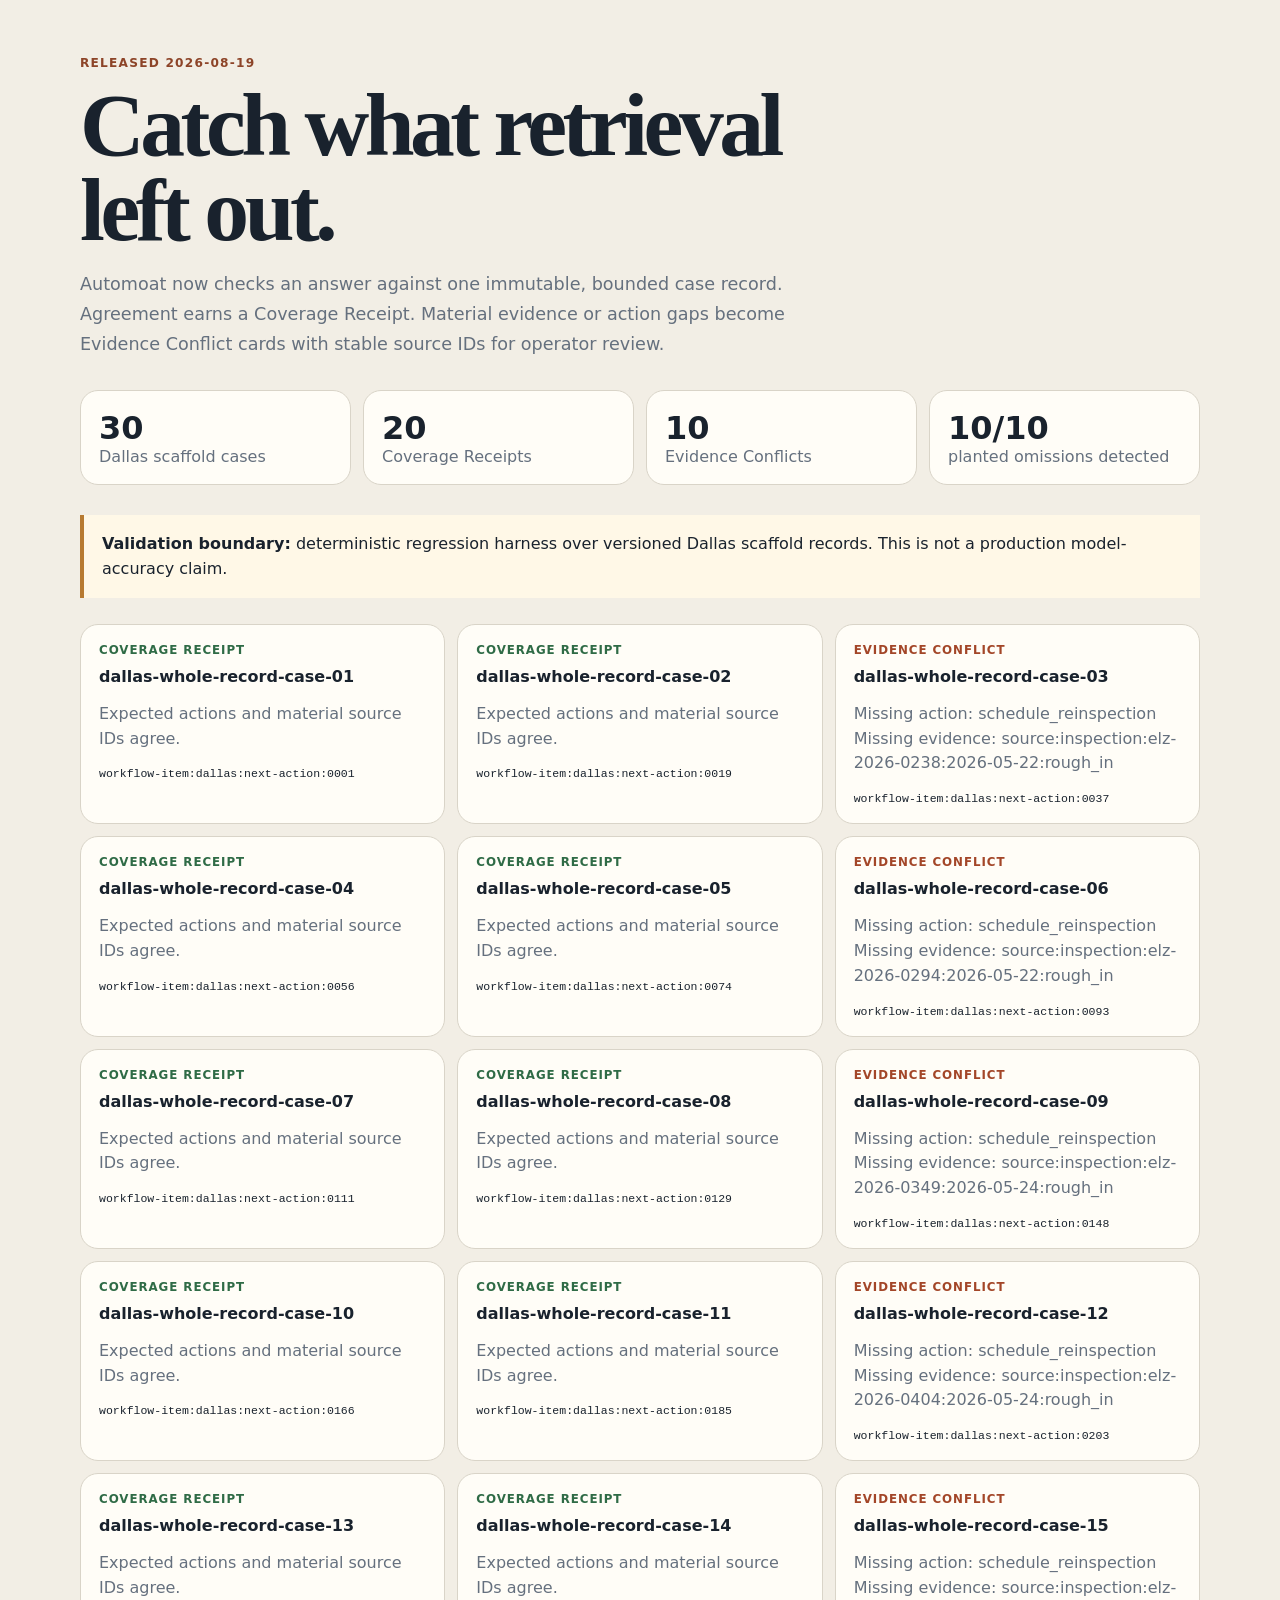
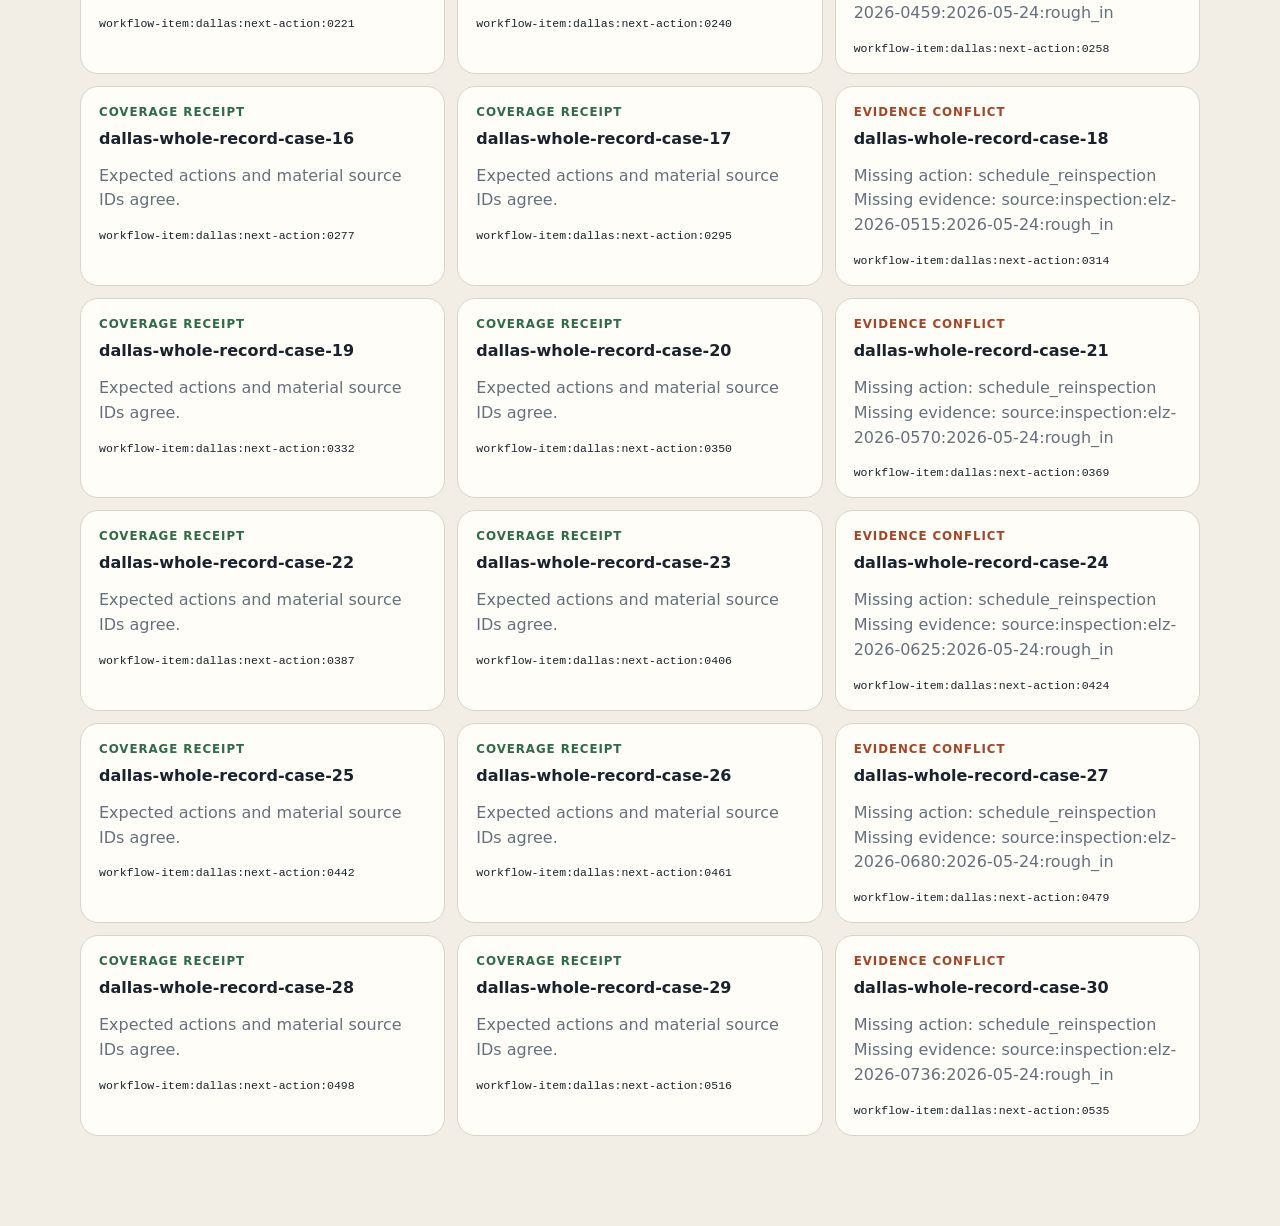
<file: generated/whole-record/dallas-whole-record-check-v1/index.html>
<!doctype html>
<html lang="en">
  <head>
    <meta charset="utf-8">
    <meta name="viewport" content="width=device-width, initial-scale=1">
    <title>Automoat Whole-Record Check</title>
    <style>
      :root { color-scheme: light; --ink:#19222d; --muted:#65707e; --paper:#fffdf7; --line:#d9d4c8; --good:#2f6b46; --warn:#a34628; }
      * { box-sizing:border-box; }
      body { margin:0; color:var(--ink); background:#f2eee5; font-family:ui-sans-serif,system-ui,sans-serif; }
      main { width:min(1120px,calc(100% - 32px)); margin:0 auto; padding:56px 0 80px; }
      .eyebrow { color:#8d4428; font-weight:800; letter-spacing:.1em; text-transform:uppercase; font-size:.76rem; }
      h1 { max-width:820px; margin:12px 0; font:700 clamp(2.6rem,7vw,5.8rem)/.95 Georgia,serif; letter-spacing:-.05em; }
      .lede { max-width:760px; color:var(--muted); font-size:1.1rem; line-height:1.7; }
      .stats { display:grid; grid-template-columns:repeat(4,1fr); gap:12px; margin:30px 0; }
      .stat,.card { border:1px solid var(--line); border-radius:18px; background:var(--paper); }
      .stat { padding:18px; } .stat strong { display:block; font-size:2rem; } .stat span { color:var(--muted); }
      .notice { padding:16px 18px; border-left:4px solid #b77a31; background:#fff8e7; line-height:1.6; }
      .grid { display:grid; grid-template-columns:repeat(3,1fr); gap:12px; margin-top:26px; }
      .card { padding:18px; } .card h3 { margin:10px 0 0; font-size:1rem; } .card p { color:var(--muted); line-height:1.55; min-height:48px; }
      .card code { display:block; overflow-wrap:anywhere; font-size:.72rem; }
      .status { font-size:.74rem; font-weight:800; letter-spacing:.08em; text-transform:uppercase; }
      .receipt .status { color:var(--good); } .conflict .status { color:var(--warn); }
      @media (max-width:800px) { .stats,.grid { grid-template-columns:1fr 1fr; } }
      @media (max-width:520px) { .stats,.grid { grid-template-columns:1fr; } }
    </style>
  </head>
  <body>
    <main>
      <div class="eyebrow">Released 2026-08-19</div>
      <h1>Catch what retrieval left out.</h1>
      <p class="lede">Automoat now checks an answer against one immutable, bounded case record. Agreement earns a Coverage Receipt. Material evidence or action gaps become Evidence Conflict cards with stable source IDs for operator review.</p>
      <section class="stats" aria-label="Deterministic validation results">
        <div class="stat"><strong>30</strong><span>Dallas scaffold cases</span></div>
        <div class="stat"><strong>20</strong><span>Coverage Receipts</span></div>
        <div class="stat"><strong>10</strong><span>Evidence Conflicts</span></div>
        <div class="stat"><strong>10/10</strong><span>planted omissions detected</span></div>
      </section>
      <p class="notice"><strong>Validation boundary:</strong> deterministic regression harness over versioned Dallas scaffold records. This is not a production model-accuracy claim.</p>
      <section class="grid"><article class="card receipt">
              <div class="status">Coverage Receipt</div>
              <h3>dallas-whole-record-case-01</h3>
              <p>Expected actions and material source IDs agree.</p>
              <code>workflow-item:dallas:next-action:0001</code>
            </article><article class="card receipt">
              <div class="status">Coverage Receipt</div>
              <h3>dallas-whole-record-case-02</h3>
              <p>Expected actions and material source IDs agree.</p>
              <code>workflow-item:dallas:next-action:0019</code>
            </article><article class="card conflict">
              <div class="status">Evidence Conflict</div>
              <h3>dallas-whole-record-case-03</h3>
              <p>Missing action: schedule_reinspection<br>Missing evidence: source:inspection:elz-2026-0238:2026-05-22:rough_in</p>
              <code>workflow-item:dallas:next-action:0037</code>
            </article><article class="card receipt">
              <div class="status">Coverage Receipt</div>
              <h3>dallas-whole-record-case-04</h3>
              <p>Expected actions and material source IDs agree.</p>
              <code>workflow-item:dallas:next-action:0056</code>
            </article><article class="card receipt">
              <div class="status">Coverage Receipt</div>
              <h3>dallas-whole-record-case-05</h3>
              <p>Expected actions and material source IDs agree.</p>
              <code>workflow-item:dallas:next-action:0074</code>
            </article><article class="card conflict">
              <div class="status">Evidence Conflict</div>
              <h3>dallas-whole-record-case-06</h3>
              <p>Missing action: schedule_reinspection<br>Missing evidence: source:inspection:elz-2026-0294:2026-05-22:rough_in</p>
              <code>workflow-item:dallas:next-action:0093</code>
            </article><article class="card receipt">
              <div class="status">Coverage Receipt</div>
              <h3>dallas-whole-record-case-07</h3>
              <p>Expected actions and material source IDs agree.</p>
              <code>workflow-item:dallas:next-action:0111</code>
            </article><article class="card receipt">
              <div class="status">Coverage Receipt</div>
              <h3>dallas-whole-record-case-08</h3>
              <p>Expected actions and material source IDs agree.</p>
              <code>workflow-item:dallas:next-action:0129</code>
            </article><article class="card conflict">
              <div class="status">Evidence Conflict</div>
              <h3>dallas-whole-record-case-09</h3>
              <p>Missing action: schedule_reinspection<br>Missing evidence: source:inspection:elz-2026-0349:2026-05-24:rough_in</p>
              <code>workflow-item:dallas:next-action:0148</code>
            </article><article class="card receipt">
              <div class="status">Coverage Receipt</div>
              <h3>dallas-whole-record-case-10</h3>
              <p>Expected actions and material source IDs agree.</p>
              <code>workflow-item:dallas:next-action:0166</code>
            </article><article class="card receipt">
              <div class="status">Coverage Receipt</div>
              <h3>dallas-whole-record-case-11</h3>
              <p>Expected actions and material source IDs agree.</p>
              <code>workflow-item:dallas:next-action:0185</code>
            </article><article class="card conflict">
              <div class="status">Evidence Conflict</div>
              <h3>dallas-whole-record-case-12</h3>
              <p>Missing action: schedule_reinspection<br>Missing evidence: source:inspection:elz-2026-0404:2026-05-24:rough_in</p>
              <code>workflow-item:dallas:next-action:0203</code>
            </article><article class="card receipt">
              <div class="status">Coverage Receipt</div>
              <h3>dallas-whole-record-case-13</h3>
              <p>Expected actions and material source IDs agree.</p>
              <code>workflow-item:dallas:next-action:0221</code>
            </article><article class="card receipt">
              <div class="status">Coverage Receipt</div>
              <h3>dallas-whole-record-case-14</h3>
              <p>Expected actions and material source IDs agree.</p>
              <code>workflow-item:dallas:next-action:0240</code>
            </article><article class="card conflict">
              <div class="status">Evidence Conflict</div>
              <h3>dallas-whole-record-case-15</h3>
              <p>Missing action: schedule_reinspection<br>Missing evidence: source:inspection:elz-2026-0459:2026-05-24:rough_in</p>
              <code>workflow-item:dallas:next-action:0258</code>
            </article><article class="card receipt">
              <div class="status">Coverage Receipt</div>
              <h3>dallas-whole-record-case-16</h3>
              <p>Expected actions and material source IDs agree.</p>
              <code>workflow-item:dallas:next-action:0277</code>
            </article><article class="card receipt">
              <div class="status">Coverage Receipt</div>
              <h3>dallas-whole-record-case-17</h3>
              <p>Expected actions and material source IDs agree.</p>
              <code>workflow-item:dallas:next-action:0295</code>
            </article><article class="card conflict">
              <div class="status">Evidence Conflict</div>
              <h3>dallas-whole-record-case-18</h3>
              <p>Missing action: schedule_reinspection<br>Missing evidence: source:inspection:elz-2026-0515:2026-05-24:rough_in</p>
              <code>workflow-item:dallas:next-action:0314</code>
            </article><article class="card receipt">
              <div class="status">Coverage Receipt</div>
              <h3>dallas-whole-record-case-19</h3>
              <p>Expected actions and material source IDs agree.</p>
              <code>workflow-item:dallas:next-action:0332</code>
            </article><article class="card receipt">
              <div class="status">Coverage Receipt</div>
              <h3>dallas-whole-record-case-20</h3>
              <p>Expected actions and material source IDs agree.</p>
              <code>workflow-item:dallas:next-action:0350</code>
            </article><article class="card conflict">
              <div class="status">Evidence Conflict</div>
              <h3>dallas-whole-record-case-21</h3>
              <p>Missing action: schedule_reinspection<br>Missing evidence: source:inspection:elz-2026-0570:2026-05-24:rough_in</p>
              <code>workflow-item:dallas:next-action:0369</code>
            </article><article class="card receipt">
              <div class="status">Coverage Receipt</div>
              <h3>dallas-whole-record-case-22</h3>
              <p>Expected actions and material source IDs agree.</p>
              <code>workflow-item:dallas:next-action:0387</code>
            </article><article class="card receipt">
              <div class="status">Coverage Receipt</div>
              <h3>dallas-whole-record-case-23</h3>
              <p>Expected actions and material source IDs agree.</p>
              <code>workflow-item:dallas:next-action:0406</code>
            </article><article class="card conflict">
              <div class="status">Evidence Conflict</div>
              <h3>dallas-whole-record-case-24</h3>
              <p>Missing action: schedule_reinspection<br>Missing evidence: source:inspection:elz-2026-0625:2026-05-24:rough_in</p>
              <code>workflow-item:dallas:next-action:0424</code>
            </article><article class="card receipt">
              <div class="status">Coverage Receipt</div>
              <h3>dallas-whole-record-case-25</h3>
              <p>Expected actions and material source IDs agree.</p>
              <code>workflow-item:dallas:next-action:0442</code>
            </article><article class="card receipt">
              <div class="status">Coverage Receipt</div>
              <h3>dallas-whole-record-case-26</h3>
              <p>Expected actions and material source IDs agree.</p>
              <code>workflow-item:dallas:next-action:0461</code>
            </article><article class="card conflict">
              <div class="status">Evidence Conflict</div>
              <h3>dallas-whole-record-case-27</h3>
              <p>Missing action: schedule_reinspection<br>Missing evidence: source:inspection:elz-2026-0680:2026-05-24:rough_in</p>
              <code>workflow-item:dallas:next-action:0479</code>
            </article><article class="card receipt">
              <div class="status">Coverage Receipt</div>
              <h3>dallas-whole-record-case-28</h3>
              <p>Expected actions and material source IDs agree.</p>
              <code>workflow-item:dallas:next-action:0498</code>
            </article><article class="card receipt">
              <div class="status">Coverage Receipt</div>
              <h3>dallas-whole-record-case-29</h3>
              <p>Expected actions and material source IDs agree.</p>
              <code>workflow-item:dallas:next-action:0516</code>
            </article><article class="card conflict">
              <div class="status">Evidence Conflict</div>
              <h3>dallas-whole-record-case-30</h3>
              <p>Missing action: schedule_reinspection<br>Missing evidence: source:inspection:elz-2026-0736:2026-05-24:rough_in</p>
              <code>workflow-item:dallas:next-action:0535</code>
            </article></section>
    </main>
  </body>
</html>
</file>
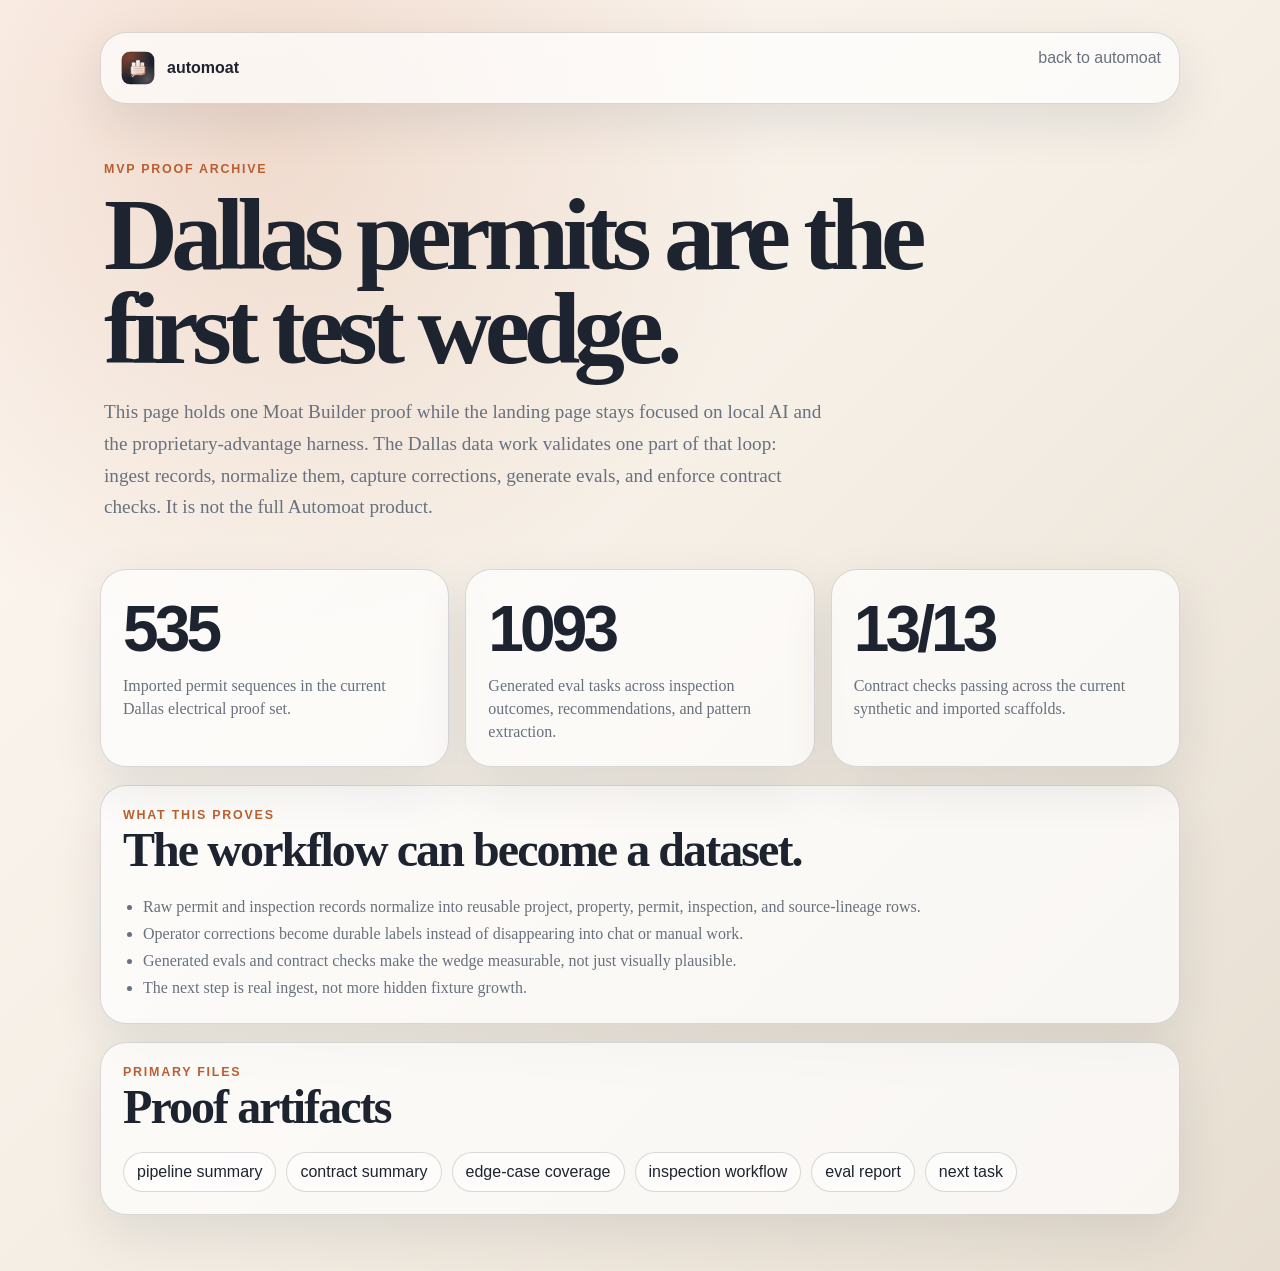
<file: mvp.html>
<!doctype html>
<html lang="en">
  <head>
    <meta charset="utf-8" />
    <meta name="viewport" content="width=device-width, initial-scale=1" />
    <title>automoat MVP proof archive</title>
    <style>
      :root {
        --bg: #f5efe6;
        --ink: #1d2430;
        --muted: #68717d;
        --line: rgba(29, 36, 48, 0.16);
        --accent: #b95f32;
        --card: rgba(255, 255, 255, 0.7);
      }

      * {
        box-sizing: border-box;
      }

      body {
        margin: 0;
        background:
          radial-gradient(circle at 20% 10%, rgba(185, 95, 50, 0.18), transparent 34%),
          linear-gradient(135deg, #fff8f3 0%, var(--bg) 48%, #e7ded1 100%);
        color: var(--ink);
        font-family: Georgia, "Times New Roman", serif;
      }

      main {
        width: min(1080px, calc(100% - 32px));
        margin: 0 auto;
        padding: 32px 0 56px;
      }

      a {
        color: inherit;
      }

      .nav,
      .panel {
        border: 1px solid var(--line);
        border-radius: 26px;
        background: var(--card);
        box-shadow: 0 18px 50px rgba(29, 36, 48, 0.1);
      }

      .nav {
        display: flex;
        justify-content: space-between;
        gap: 16px;
        padding: 16px 18px;
        font-family: "Helvetica Neue", Arial, sans-serif;
      }

      .brand {
        display: flex;
        align-items: center;
        gap: 10px;
        text-decoration: none;
        font-weight: 800;
      }

      .brand img {
        width: 38px;
        height: 38px;
        border-radius: 12px;
      }

      .back {
        color: var(--muted);
        text-decoration: none;
      }

      .hero {
        padding: 58px 4px 22px;
      }

      .kicker {
        color: var(--accent);
        font-family: "Helvetica Neue", Arial, sans-serif;
        font-size: 0.78rem;
        font-weight: 800;
        letter-spacing: 0.14em;
        text-transform: uppercase;
      }

      h1,
      h2,
      h3,
      p {
        margin: 0;
      }

      h1 {
        max-width: 820px;
        margin-top: 12px;
        font-size: clamp(3rem, 8vw, 6.4rem);
        line-height: 0.92;
        letter-spacing: -0.065em;
      }

      .lede {
        max-width: 720px;
        margin-top: 20px;
        color: var(--muted);
        font-size: 1.2rem;
        line-height: 1.65;
      }

      .grid {
        display: grid;
        grid-template-columns: repeat(3, minmax(0, 1fr));
        gap: 16px;
        margin-top: 24px;
      }

      .panel {
        padding: 22px;
      }

      .metric {
        font-family: "Helvetica Neue", Arial, sans-serif;
        font-size: clamp(2.2rem, 5vw, 4.2rem);
        font-weight: 900;
        letter-spacing: -0.06em;
      }

      .label {
        margin-top: 8px;
        color: var(--muted);
        line-height: 1.45;
      }

      .section {
        margin-top: 18px;
      }

      .section h2 {
        font-size: clamp(1.8rem, 4vw, 3rem);
        letter-spacing: -0.04em;
      }

      ul {
        margin: 16px 0 0;
        padding-left: 20px;
        color: var(--muted);
        line-height: 1.7;
      }

      .links {
        display: flex;
        flex-wrap: wrap;
        gap: 10px;
        margin-top: 18px;
      }

      .pill {
        display: inline-flex;
        padding: 10px 13px;
        border: 1px solid var(--line);
        border-radius: 999px;
        background: rgba(255, 255, 255, 0.56);
        font-family: "Helvetica Neue", Arial, sans-serif;
        text-decoration: none;
      }

      @media (max-width: 760px) {
        .grid {
          grid-template-columns: 1fr;
        }

        .nav {
          align-items: flex-start;
          flex-direction: column;
        }
      }
    </style>
  </head>
  <body>
    <main>
      <nav class="nav">
        <a class="brand" href="/">
          <img src="assets/automoat-icon.svg" alt="" aria-hidden="true" />
          <span>automoat</span>
        </a>
        <a class="back" href="/">back to automoat</a>
      </nav>

      <section class="hero">
        <div class="kicker">MVP Proof Archive</div>
        <h1>Dallas permits are the first test wedge.</h1>
        <p class="lede">
          This page holds one Moat Builder proof while the landing page stays focused on local AI
          and the proprietary-advantage harness. The Dallas data work validates one part of that
          loop: ingest records, normalize them, capture corrections, generate evals, and enforce
          contract checks. It is not the full Automoat product.
        </p>
      </section>

      <section class="grid" aria-label="Current MVP metrics">
        <div class="panel">
          <div class="metric">535</div>
          <p class="label">Imported permit sequences in the current Dallas electrical proof set.</p>
        </div>
        <div class="panel">
          <div class="metric">1093</div>
          <p class="label">Generated eval tasks across inspection outcomes, recommendations, and pattern extraction.</p>
        </div>
        <div class="panel">
          <div class="metric">13/13</div>
          <p class="label">Contract checks passing across the current synthetic and imported scaffolds.</p>
        </div>
      </section>

      <section class="panel section">
        <div class="kicker">What This Proves</div>
        <h2>The workflow can become a dataset.</h2>
        <ul>
          <li>Raw permit and inspection records normalize into reusable project, property, permit, inspection, and source-lineage rows.</li>
          <li>Operator corrections become durable labels instead of disappearing into chat or manual work.</li>
          <li>Generated evals and contract checks make the wedge measurable, not just visually plausible.</li>
          <li>The next step is real ingest, not more hidden fixture growth.</li>
        </ul>
      </section>

      <section class="panel section">
        <div class="kicker">Primary Files</div>
        <h2>Proof artifacts</h2>
        <div class="links">
          <a class="pill" href="/generated/pipeline/dallas-import-pipeline-summary-v1/summary.md">pipeline summary</a>
          <a class="pill" href="/generated/contracts/dallas-electrician-contract-summary-v1/summary.md">contract summary</a>
          <a class="pill" href="/generated/coverage/dallas-electrician-edge-case-coverage-v1/coverage.md">edge-case coverage</a>
          <a class="pill" href="/generated/workflows/dallas-inspection-workflow-v1/index.html">inspection workflow</a>
          <a class="pill" href="/generated/evals/dallas-electrician-import-sample-v2/reports/sample-contract.md">eval report</a>
          <a class="pill" href="/NEXT_TASK.md">next task</a>
        </div>
      </section>
    </main>
  </body>
</html>
</file>
